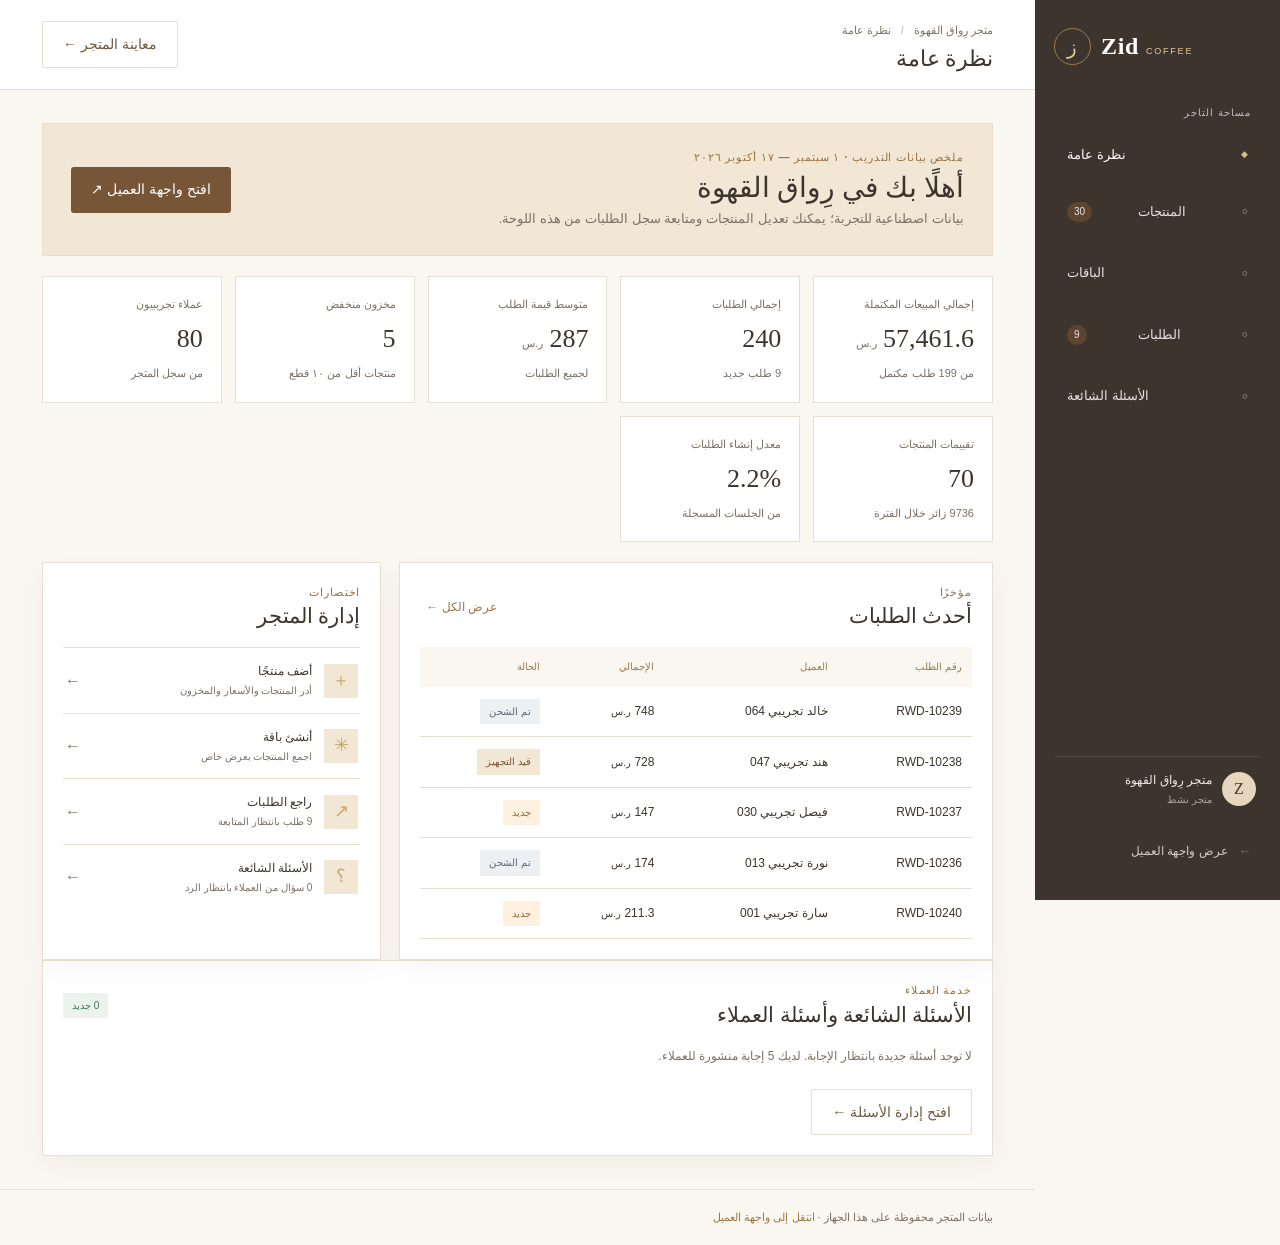
<file: merchant.template.html>
<!doctype html>
<html lang="ar" dir="rtl">
<head><meta charset="UTF-8"><meta name="viewport" content="width=device-width, initial-scale=1"><meta name="theme-color" content="#faf6f0"><meta name="description" content="إدارة رِواق القهوة"><title>Zid | إدارة رِواق القهوة</title><link rel="stylesheet" href="styles.css"></head>
<body data-page="merchant">
  <div class="merchant-layout"><aside class="merchant-sidebar"><a class="wordmark" href="merchant.html"><span class="brand-symbol">ز</span><span>Zid <small>COFFEE</small></span></a><div class="merchant-tag">مساحة التاجر</div><nav class="merchant-nav" aria-label="إدارة المتجر"><button class="merchant-tab active" data-view="dashboard">نظرة عامة</button><button class="merchant-tab" data-view="products">المنتجات <span id="product-count">0</span></button><button class="merchant-tab" data-view="bundles">الباقات</button><button class="merchant-tab" data-view="orders">الطلبات <span id="order-count">0</span></button><button class="merchant-tab" data-view="faqs">الأسئلة الشائعة</button></nav><div class="merchant-sidebar-bottom"><div class="store-profile"><span class="profile-mark">Z</span><span><strong>متجر رِواق القهوة</strong><small>متجر نشط</small></span></div><a href="index.html" class="view-store">← <span>عرض واجهة العميل</span></a></div></aside><main class="merchant-main"><header class="merchant-header"><button class="mobile-menu" id="mobile-menu" aria-label="القائمة">☰</button><div><small>متجر رِواق القهوة <b>/</b> <span id="crumb-current">نظرة عامة</span></small><h1 id="page-title">نظرة عامة</h1></div><a class="button button-outline" href="index.html">معاينة المتجر ←</a></header><section id="app-content" class="merchant-content"></section><footer class="merchant-footer">بيانات المتجر محفوظة على هذا الجهاز · <a href="index.html">انتقل إلى واجهة العميل</a></footer></main></div>
  <div class="toast" id="toast" role="status" aria-live="polite"></div><div class="modal-backdrop" id="modal-backdrop" hidden><section class="modal" role="dialog" aria-modal="true" aria-labelledby="modal-title"><button class="modal-close" id="modal-close" aria-label="إغلاق">×</button><div id="modal-content"></div></section></div><script src="data/store_complete.js"></script><script src="app.js"></script>
</body></html>
</file>
<file: styles.css>
:root{--ink:#3d352d;--muted:#7c7165;--paper:#faf6f0;--white:#fff;--line:#e8dfd1;--gold:#c9a66b;--gold-light:#f2e7d4;--green:#687b64;--shadow:0 14px 40px rgba(43,38,28,.07);font-family:"Tajawal","Noto Sans Arabic",Tahoma,Arial,sans-serif;color:var(--ink);background:var(--paper);font-synthesis:none}*{box-sizing:border-box}html{scroll-behavior:smooth}body{margin:0;background:var(--paper);font-size:15px;line-height:1.7}button,input,select,textarea{font:inherit}button,a{-webkit-tap-highlight-color:transparent}button{cursor:pointer}a{color:inherit;text-decoration:none}.store-header{height:78px;max-width:1320px;margin:auto;padding:0 36px;display:flex;align-items:center;justify-content:space-between;border-bottom:1px solid var(--line);background:rgba(250,248,244,.9)}.wordmark{display:inline-flex;align-items:center;gap:10px;font:600 27px Georgia,serif;letter-spacing:.03em;direction:ltr}.brand-symbol{display:grid;place-items:center;width:37px;height:37px;border:1px solid var(--gold);border-radius:50%;font:600 20px Tahoma;color:var(--gold);direction:rtl}.customer-nav{display:flex;gap:36px;color:#726e66;font-size:14px}.customer-nav a{padding:26px 0;border-bottom:2px solid transparent}.customer-nav a:hover,.customer-nav .active{color:var(--ink);border-color:var(--gold)}.cart-link{border:1px solid var(--line);border-radius:30px;padding:8px 16px}.cart-link span{display:inline-grid;place-items:center;min-width:22px;height:22px;margin-right:5px;background:var(--ink);color:white;border-radius:50%;font-size:12px}.customer-page{max-width:1320px;margin:auto;padding:0 36px}.customer-hero{min-height:450px;margin:30px 0 70px;padding:55px 7%;display:grid;grid-template-columns:1fr .9fr;align-items:center;background:#f3ebdf;position:relative;overflow:hidden}.hero-content{max-width:500px}.eyebrow{display:block;color:var(--gold);font-size:11px;font-weight:700;letter-spacing:.13em}.hero-content h1{font:500 clamp(42px,5vw,64px)/1.23 Georgia,"Times New Roman",serif;margin:15px 0 18px;letter-spacing:-.035em}.hero-content h1 em{font-weight:400;color:#8c7354}.hero-content>p{color:#6c695f;max-width:390px;font-size:16px;margin:0 0 25px}.button{border:0;min-height:46px;padding:10px 20px;display:inline-flex;align-items:center;justify-content:center;gap:24px;transition:transform .2s,box-shadow .2s,border-color .2s,background-color .2s,color .2s;border-radius:2px;font-size:14px}.button:hover:not(:disabled){transform:translateY(-1px);box-shadow:0 8px 18px #28241d20}.button:disabled{opacity:.45;cursor:not-allowed}.button-dark{background:#292820;color:white}.button-outline{border:1px solid var(--line);background:transparent;color:var(--ink)}.hero-proof{display:flex;gap:22px;margin-top:30px;color:#767268;font-size:12px}.hero-image{height:330px;position:relative;display:grid;place-items:center}.hero-image-card{width:min(330px,85%);height:290px;background:#ded5c5;position:relative;overflow:hidden}.hero-image-card img{width:100%;height:100%;object-fit:cover;mix-blend-mode:multiply;opacity:.86}.hero-image-card div{position:absolute;bottom:0;right:0;left:0;padding:30px 22px 18px;background:linear-gradient(transparent,#1c1b187e);color:white}.hero-image-card small,.hero-image-card strong{display:block}.hero-image-card small{font-size:11px;opacity:.85}.hero-image-card strong{font:22px Georgia,serif}.hero-stamp{position:absolute;left:8%;top:24px;border:1px solid #a9906b;color:#856d4b;padding:12px 9px;text-align:center;line-height:1.4;font-size:10px;letter-spacing:.12em;transform:rotate(-8deg)}.shop-section,.curated-section,.tracking-section{margin-bottom:82px}.section-title,.product-heading,.merchant-page-head{display:flex;align-items:end;justify-content:space-between;margin-bottom:25px}.section-title h2,.product-heading h2,.merchant-page-head h2{font:500 32px Georgia,"Times New Roman",serif;margin:4px 0}.section-title p,.merchant-page-head p{margin:4px 0;color:var(--muted)}.step-mark{color:#aaa49a;font:16px Georgia}.step-mark i{color:var(--gold);font-style:normal}.builder-layout{display:grid;grid-template-columns:minmax(0,1fr) 330px;gap:28px;align-items:start}.budget-panel,.cart-panel,.merchant-card{background:white;border:1px solid var(--line);box-shadow:0 5px 18px #38312308}.budget-panel{padding:22px 24px;margin-bottom:33px}.budget-head{display:flex;justify-content:space-between;align-items:center}.budget-head strong,.budget-head small{display:block}.budget-head small{color:var(--muted);font-size:12px}.budget-head output{font:22px Georgia;color:var(--gold)}input[type=range]{width:100%;accent-color:var(--gold);margin:23px 0 0;direction:rtl}.range-labels{display:flex;justify-content:space-between;font-size:11px;color:#a09c94}.recommendations{margin-top:12px;display:flex;align-items:center;gap:8px;flex-wrap:wrap;font-size:11px;color:var(--muted)}.recommendations button{border:1px solid var(--line);border-radius:20px;background:white;padding:5px 10px;font-size:11px;color:#625e55}.recommendations button b{color:var(--gold)}.recommendations.muted{opacity:.8}.product-heading{margin-bottom:13px}.product-heading h2{font-size:25px}.searchbox{display:flex;align-items:center;gap:8px;padding:8px 12px;border:1px solid var(--line);background:white;min-width:200px;color:#8d887f}.searchbox input{width:100%;border:0;outline:0;background:transparent;font-size:13px}.filters{display:flex;gap:8px;flex-wrap:wrap;margin-bottom:18px}.filter-chip{background:transparent;color:#777168;border:1px solid var(--line);border-radius:30px;padding:6px 13px;font-size:12px}.filter-chip.active,.filter-chip:hover{background:var(--ink);border-color:var(--ink);color:#fff}.product-grid{display:grid;grid-template-columns:repeat(3,minmax(0,1fr));gap:16px}.product-card{background:#fff;border:1px solid var(--line);transition:transform .2s,box-shadow .2s,border-color .2s,background-color .2s,color .2s}.product-card:hover{box-shadow:var(--shadow);transform:translateY(-2px)}.product-photo{height:190px;position:relative;background:#f1eee8;overflow:hidden}.product-photo>img{width:100%;height:100%;object-fit:cover;mix-blend-mode:multiply}.product-badge{position:absolute;top:11px;right:11px;background:#fffdf8ed;padding:4px 9px;font-size:10px;color:#786444}.quick-add{position:absolute;left:12px;bottom:12px;width:37px;height:37px;border:0;border-radius:50%;background:#fff;color:#343127;font-size:22px;box-shadow:0 3px 12px #0002}.quick-add:hover{background:var(--ink);color:#fff}.product-meta{padding:13px 15px 15px}.product-category{font-size:10px;color:var(--gold)}.product-meta h3{font-weight:500;font-size:14px;margin:3px 0 10px;min-height:24px}.product-bottom{display:flex;align-items:center;gap:9px}.product-bottom strong{font-weight:600}.product-bottom del{font-size:11px;color:#aaa49a}.product-bottom small{font-size:10px}.out-stock{color:#a44;font-size:11px}.cart-panel{position:sticky;top:18px;padding:20px}.cart-panel-head{display:flex;justify-content:space-between;align-items:center;border-bottom:1px solid var(--line);padding-bottom:15px}.cart-panel-head h3{font:22px Georgia;margin:2px 0}.cart-count{font-size:11px;color:var(--muted)}.cart-items{max-height:330px;overflow:auto}.cart-row{display:flex;align-items:center;gap:9px;padding:14px 0;border-bottom:1px solid #f0e9dd}.cart-row>img{width:46px;height:48px;object-fit:cover;background:#f0e9dd}.cart-info{min-width:0;flex:1}.cart-info strong,.cart-info small{display:block}.cart-info strong{font-size:11px;font-weight:600;line-height:1.5}.cart-info small{font-size:11px;color:var(--muted)}.quantity{display:flex;align-items:center;gap:6px;font-size:12px}.quantity button,.stock-stepper button{border:1px solid var(--line);background:white;width:24px;height:24px;color:#625d53}.cart-empty{padding:44px 12px;display:grid;justify-items:center;color:var(--muted);gap:5px}.cart-empty span{font-size:25px;color:var(--gold)}.cart-empty strong{color:var(--ink);font-size:14px}.cart-empty small{font-size:11px}.cart-summary{padding-top:12px}.cart-summary>div:not(.budget-progress){display:flex;justify-content:space-between;margin:8px 0;font-size:12px}.cart-summary strong{font-weight:600}.saving-line{color:var(--green)}.cart-total{padding-top:11px;border-top:1px solid var(--line);font-size:15px!important}.cart-total strong{font-size:19px}.budget-progress{height:4px;background:#eee9e0;margin:14px 0 5px}.budget-progress span{display:block;height:100%;background:var(--gold);transition:width .2s}.budget-hint{display:block;color:var(--muted);font-size:10px;margin-bottom:12px}.checkout-button{width:100%}.text-button{display:block;margin:10px auto 4px;border:0;background:transparent;color:#777168;font-size:11px}.text-button:disabled{opacity:.3}.secure-note{display:block;text-align:center;color:#aaa49a;font-size:10px;margin-top:13px}.curated-grid{display:grid;grid-template-columns:repeat(3,1fr);gap:17px}.curated-card{background:white;border:1px solid var(--line);padding:16px}.curated-photos{height:130px;display:flex;background:#f0ede7;overflow:hidden;margin-bottom:14px}.curated-photos img{width:33.333%;height:100%;object-fit:cover;mix-blend-mode:multiply;border-left:1px solid #fff8}.curated-card h3,.merchant-bundle h3{font:20px Georgia;margin:5px 0}.curated-card p,.merchant-bundle p{font-size:12px;color:var(--muted);margin:0 0 13px}.curated-bottom{display:flex;align-items:center;gap:10px}.curated-bottom>strong{font-size:14px}.curated-bottom>span{font-size:10px;color:var(--green);margin-left:auto}.curated-bottom button{width:32px;height:32px;border:0;background:var(--ink);color:white;font-size:20px}.tracking-section{padding-bottom:45px}.orders-empty,.empty-state{padding:32px;text-align:center;background:white;border:1px dashed var(--line);color:var(--muted);font-size:13px}.customer-orders{display:grid;grid-template-columns:repeat(2,1fr);gap:13px}.customer-order{padding:18px;background:white;border:1px solid var(--line)}.order-top,.order-bottom{display:flex;justify-content:space-between;align-items:center}.order-top small,.order-top strong{display:block}.order-top small{font-size:10px;color:var(--muted)}.order-items{font-size:12px;color:#6d695f;padding:15px 0;border-bottom:1px solid var(--line)}.order-bottom{padding:11px 0;font-size:12px}.order-progress{display:flex;gap:4px}.order-progress i{height:3px;background:#e8e3d9;flex:1}.order-progress i.on{background:var(--gold)}.status{display:inline-block;padding:4px 9px;background:#f3eee4;color:#826b49;font-size:10px;white-space:nowrap}.status.new{background:#f7eee0;color:#9b7439}.status.processing{background:#eef1e9;color:#657859}.status.shipped{background:#edf1f1;color:#5b7777}.status.complete{background:#edf3ec;color:#53744f}.status.low{background:#faece8;color:#a65848}.store-footer{max-width:1320px;margin:auto;padding:25px 36px;border-top:1px solid var(--line);display:flex;justify-content:space-between;align-items:center;color:var(--muted);font-size:11px}.store-footer .wordmark{font-size:20px;color:var(--ink)}.store-footer .brand-symbol{width:30px;height:30px;font-size:16px}.merchant-layout{min-height:100vh;display:grid;grid-template-columns:245px 1fr}.merchant-sidebar{background:#292820;color:#eeece5;padding:28px 19px;display:flex;flex-direction:column;position:sticky;top:0;height:100vh}.merchant-sidebar .wordmark{font-size:24px;color:white}.merchant-sidebar .brand-symbol{color:#ddc496;border-color:#89744e}.merchant-tag{margin:39px 10px 10px;font-size:10px;letter-spacing:.1em;color:#aaa69c}.merchant-nav{display:grid;gap:6px}.merchant-tab{border:0;background:transparent;text-align:right;color:#d0cdc5;padding:12px 13px;font-size:13px;display:flex;justify-content:space-between;align-items:center}.merchant-tab:before{content:'◦';color:#968b73;font-size:18px;margin-left:10px}.merchant-tab.active,.merchant-tab:hover{background:#3a3931;color:#fff}.merchant-tab.active:before{content:'◆';font-size:9px;color:#d9bd8f}.merchant-tab span{background:#46453d;border-radius:12px;padding:1px 7px;font-size:10px}.merchant-sidebar-bottom{margin-top:auto}.store-profile{display:flex;gap:10px;align-items:center;padding:13px 5px;border-top:1px solid #48473f}.profile-mark{display:grid;place-items:center;width:34px;height:34px;background:#d7c39d;color:#302e26;border-radius:50%;font:16px Georgia}.store-profile strong,.store-profile small{display:block}.store-profile strong{font-size:12px}.store-profile small{font-size:10px;color:#aaa69c}.view-store{display:block;margin-top:10px;padding:10px;color:#d9bd8f;font-size:12px}.view-store span{color:#d0cdc5;margin-right:8px}.merchant-main{min-width:0}.merchant-header{height:90px;background:white;border-bottom:1px solid var(--line);display:flex;align-items:center;justify-content:space-between;padding:0 42px}.merchant-header small{font-size:11px;color:var(--muted)}.merchant-header small b{padding:0 7px;color:#ccc}.merchant-header h1{font:22px Georgia;margin:3px 0}.merchant-content{max-width:1400px;margin:0 auto;padding:33px 42px}.merchant-footer{border-top:1px solid var(--line);padding:18px 42px;color:var(--muted);font-size:10px}.merchant-footer a{color:var(--gold)}.merchant-welcome{display:flex;justify-content:space-between;align-items:center;padding:24px 28px;background:#f3ebdf;margin-bottom:20px}.merchant-welcome h2{font:28px Georgia;margin:4px 0}.merchant-welcome p{margin:0;color:var(--muted);font-size:13px}.stats-grid{display:grid;grid-template-columns:repeat(auto-fit,minmax(150px,1fr));gap:13px;margin-bottom:20px}.stat-card{background:white;border:1px solid var(--line);padding:18px}.stat-card small,.stat-card span{display:block;color:var(--muted);font-size:11px}.stat-card strong{font:26px Georgia;display:block;margin:10px 0}.stat-card strong small{display:inline}.merchant-dashboard-grid{display:grid;grid-template-columns:1.4fr .8fr;gap:18px}.merchant-card{padding:20px;min-width:0}.card-heading{display:flex;align-items:center;justify-content:space-between;margin-bottom:16px}.card-heading h3{font:21px Georgia;margin:2px 0}.link-button{border:0;background:transparent;color:var(--gold);font-size:12px}.shortcut-list{display:grid}.shortcut-list button{display:flex;align-items:center;gap:12px;text-align:right;padding:13px 2px;border:0;border-top:1px solid var(--line);background:white;color:var(--muted)}.shortcut-list button>b{width:34px;height:34px;display:grid;place-items:center;background:var(--gold-light);color:var(--gold);font-size:18px}.shortcut-list button span{flex:1}.shortcut-list button strong,.shortcut-list button small{display:block}.shortcut-list button strong{font-size:12px;color:var(--ink)}.shortcut-list button small{font-size:10px}.merchant-page-head{align-items:center;margin-bottom:21px}.merchant-page-head h2{margin-top:3px}.merchant-page-head p{font-size:13px}.table-wrap{width:100%;overflow:auto}.data-table{width:100%;border-collapse:collapse;text-align:right;white-space:nowrap;font-size:12px}.data-table th{background:#faf9f6;color:#8b877e;font-size:10px;font-weight:500;padding:11px 10px}.data-table td{border-bottom:1px solid #f0e9dd;padding:12px 10px}.table-product{display:flex;align-items:center;gap:10px;min-width:185px}.table-product img{width:40px;height:40px;object-fit:cover;background:#f0e9dd}.table-product strong,.table-product small{display:block}.table-product strong{font-weight:500}.table-product small,.subcell{font-size:10px;color:var(--muted);display:block}.stock-stepper{display:flex;align-items:center;gap:9px}.stock-stepper button{border-radius:50%}.table-action{border:0;background:transparent;color:#99784b;font-size:11px}.status-select{border:1px solid var(--line);background:#fff;padding:6px 9px;color:var(--ink);font-size:11px}.merchant-bundle-grid{display:grid;grid-template-columns:repeat(3,1fr);gap:15px}.merchant-bundle{padding:16px}.bundle-price-row{display:flex;gap:10px;align-items:center;margin:12px 0}.bundle-price-row strong{font-size:14px}.bundle-price-row del,.bundle-price-row span{font-size:10px;color:var(--muted)}.bundle-price-row span{color:var(--green);margin-right:auto}.mobile-menu{display:none}.toast{position:fixed;bottom:24px;right:50%;transform:translate(50%,18px);background:#292820;color:#fff;padding:12px 20px;box-shadow:var(--shadow);opacity:0;pointer-events:none;transition:transform .25s,opacity .25s,visibility .25s;z-index:20;font-size:13px}.toast.show{opacity:1;transform:translate(50%,0)}.modal-backdrop{position:fixed;inset:0;background:#1d1b17a6;display:grid;place-items:center;padding:18px;z-index:30}.modal-backdrop[hidden]{display:none}.modal{background:white;width:min(540px,100%);max-height:90vh;overflow:auto;padding:30px;position:relative;box-shadow:0 25px 80px #0003}.modal h2{font:26px Georgia;margin:0 0 5px}.modal-subtitle{color:var(--muted);font-size:12px;margin:0 0 22px}.modal-close{position:absolute;left:14px;top:12px;border:0;background:transparent;font-size:25px;color:#777}.field{display:block;margin:13px 0;color:#555149;font-size:12px}.field input,.field select,.field textarea{display:block;margin-top:6px;width:100%;border:1px solid var(--line);padding:10px 11px;background:#fff;color:var(--ink);outline-color:#baa176}.field select[multiple]{height:135px}.field small{display:block;color:var(--muted);font-size:10px}.form-grid{display:grid;grid-template-columns:1fr 1fr;gap:0 13px}.field.full{grid-column:1/-1}.form-error{color:#b34132;font-size:12px;min-height:8px}.modal-actions{display:flex;gap:8px;flex-wrap:wrap;margin-top:18px}.button-danger{background:#a84538;color:white}.checkout-total{display:flex;justify-content:space-between;padding:14px 0;border-top:1px solid var(--line);font-size:13px}.checkout-total strong{font-size:17px}.detail-address{padding:12px;background:#faf8f4;font-size:12px;color:#625e55}.detail-lines>div{display:flex;justify-content:space-between;padding:10px 0;border-bottom:1px solid var(--line);font-size:12px}
@media(max-width:1050px){.customer-page{padding:0 24px}.product-grid{grid-template-columns:repeat(2,minmax(0,1fr))}.builder-layout{grid-template-columns:minmax(0,1fr) 300px;gap:18px}.merchant-content{padding:28px 25px}.merchant-header{padding:0 25px}.merchant-layout{grid-template-columns:220px 1fr}.stats-grid{grid-template-columns:repeat(2,1fr)}}
@media(max-width:720px){.store-header{height:65px;padding:0 17px}.customer-nav{gap:13px;font-size:11px}.customer-nav a{padding:20px 0}.wordmark{font-size:23px}.brand-symbol{width:32px;height:32px}.cart-link{font-size:11px;padding:5px 9px}.customer-page{padding:0 15px}.customer-hero{margin:14px 0 43px;min-height:0;padding:35px 22px 22px;grid-template-columns:1fr}.hero-content h1{font-size:43px}.hero-content>p{font-size:14px}.hero-image{height:210px;margin-top:15px}.hero-image-card{height:195px;width:65%}.hero-stamp{left:12%;top:14px}.hero-proof{font-size:10px;gap:13px}.section-title h2{font-size:28px}.builder-layout{grid-template-columns:1fr}.shop-main{display:contents}.budget-panel{order:0}.product-heading{order:1}.filters{order:2}.product-grid{order:3;grid-template-columns:repeat(2,minmax(0,1fr));gap:10px}.cart-panel{order:4;position:static}.builder-layout{display:flex;flex-direction:column}.budget-panel,.cart-panel{width:100%}.product-heading{width:100%;align-items:start;gap:10px;flex-direction:column}.searchbox{width:100%}.product-photo{height:155px}.product-meta{padding:10px}.product-meta h3{font-size:12px}.curated-grid{grid-template-columns:1fr}.curated-card{display:grid;grid-template-columns:125px 1fr;gap:13px}.curated-photos{height:100%;min-height:120px;margin:0}.curated-photos img{width:100%;display:none}.curated-photos img:first-child{display:block}.curated-card h3{font-size:17px}.customer-orders{grid-template-columns:1fr}.store-footer{padding:18px 15px;gap:10px;flex-wrap:wrap;font-size:10px}.store-footer>span:nth-child(2){display:none}.merchant-layout{display:block}.merchant-sidebar{position:fixed;z-index:15;right:0;top:0;bottom:0;height:100vh;width:255px;transform:translateX(105%);transition:transform .25s,opacity .25s,visibility .25s;box-shadow:0 0 0 999px #0000;visibility:hidden}.merchant-sidebar.mobile-open{transform:translateX(0);visibility:visible;box-shadow:0 0 0 999px #0006}.merchant-header{height:76px;padding:0 15px;gap:10px}.merchant-header .button{min-height:38px;padding:7px 9px;font-size:11px;gap:5px}.merchant-header h1{font-size:18px}.merchant-header small{font-size:9px}.mobile-menu{display:block;border:1px solid var(--line);background:white;width:36px;height:36px}.merchant-content{padding:22px 14px}.merchant-welcome{padding:18px;gap:10px;align-items:start;flex-direction:column}.merchant-welcome h2{font-size:24px}.merchant-welcome .button{min-height:38px}.stats-grid{gap:8px}.stat-card{padding:12px}.stat-card strong{font-size:21px}.merchant-dashboard-grid{grid-template-columns:1fr}.merchant-page-head{align-items:start;gap:13px;flex-direction:column}.merchant-page-head>.button{align-self:stretch}.merchant-card{padding:13px}.merchant-bundle-grid{grid-template-columns:1fr}.merchant-footer{padding:16px}.form-grid{grid-template-columns:1fr}.field.full{grid-column:auto}.modal{padding:25px 20px}.cart-row{gap:7px}.quantity{gap:4px}}
@media(max-width:390px){.customer-nav{gap:8px}.customer-nav a{font-size:10px}.product-photo{height:130px}.product-bottom{gap:5px}.product-bottom strong{font-size:11px}.hero-content h1{font-size:37px}}
@media(max-width:720px){html,body{overflow-x:hidden}.product-card,.curated-card,.curated-card>div,.merchant-layout,.merchant-main,.merchant-content,.merchant-card,.merchant-dashboard-grid>*{min-width:0}.curated-bottom{flex-wrap:wrap}.merchant-layout{overflow:hidden}.merchant-dashboard-grid{min-width:0}.merchant-dashboard-grid>*{overflow:hidden}.stats-grid{min-width:0}.stat-card{overflow:hidden}.merchant-page-head>*{max-width:100%}}

/* Zid Beauty — editorial blush skin-care storefront */
:root{--ink:#3d352d;--muted:#7c7165;--paper:#faf6f0;--white:#fff;--line:#e8dfd1;--gold:#c9a66b;--gold-light:#f2e7d4;--green:#687b64;--shadow:0 14px 40px rgba(43,38,28,.07);font-family:"Noto Sans Arabic","Noto Sans",Tahoma,Arial,sans-serif;color:var(--ink);background:var(--paper)}
body{background:var(--paper);font-size:16px;line-height:1.75;color:var(--ink)}
.promo-bar{height:32px;background:#f2e7d4;color:#6e5941;display:flex;align-items:center;justify-content:center;gap:34px;font-size:10px;letter-spacing:.025em}.promo-bar b{font-weight:600;color:#775638}
.store-header{height:78px;max-width:none;padding:0 max(36px,calc((100vw - 1360px)/2));background:#fff;border-color:#f3ebdf;position:sticky;top:0;z-index:10}.wordmark{color:#3d352d;font-family:Georgia,"Times New Roman",serif;font-size:26px}.wordmark small{font:500 9px "Noto Sans Arabic",Tahoma,sans-serif;letter-spacing:.2em;color:#a76b7d;display:inline-block;margin-right:5px}.brand-symbol{color:#775638;border-color:#c9a66b}.customer-nav{gap:32px;color:#6e5941}.customer-nav a{padding:24px 0;font-size:13px}.customer-nav .active,.customer-nav a:hover{color:#775638;border-color:#c9a66b}.cart-link{border-radius:999px;border-color:#e8dfd1;color:#59434b;padding:7px 14px}.cart-link span{background:#957447;color:white}
.customer-page{max-width:1360px;padding:0 38px}.customer-hero{min-height:460px;margin:26px 0 72px;padding:50px 7%;background:linear-gradient(110deg,#f2e7d4,#f3ebdf 56%,#f2e7d4);border:1px solid #f2e7d4;grid-template-columns:1fr 1.05fr}.hero-content{max-width:510px}.hero-content .eyebrow{font-size:11px;color:#775638;letter-spacing:.08em}.hero-content h1{font-family:"Noto Naskh Arabic",Georgia,serif;font-weight:500;font-size:clamp(43px,5.1vw,67px);line-height:1.28;color:#3d352d;letter-spacing:0;margin:16px 0 13px}.hero-content h1 em{font-style:normal;color:#8c7354}.hero-content>p{font-size:16px;line-height:1.9;color:#6e5941;max-width:440px}.hero-content .button{min-height:50px;padding-inline:22px}.hero-proof{color:#6e5941;font-size:12px;gap:19px}.hero-image{height:355px}.hero-image-card{height:340px;width:min(440px,100%);background:#e8dfd1;box-shadow:0 18px 40px rgba(61,53,45,.13)}.hero-image-card img{mix-blend-mode:normal;object-fit:cover;object-position:42% center}.hero-image-card div{padding:42px 20px 17px;background:linear-gradient(transparent,#3d352d6b)}.hero-stamp{color:#775638;border-color:#c9a66b;background:#fffdf9cc;left:2%;top:24px}
.eyebrow{color:#957447;letter-spacing:.08em}.button-dark{background:#775638;color:#fff;border-radius:3px}.button-dark:hover:not(:disabled){background:#5c4630;box-shadow:0 8px 20px rgba(61,53,45,.22)}.button-outline{border-color:#e8dfd1;color:#6e5941}.button-danger{background:#775638}.section-title h2,.product-heading h2,.merchant-page-head h2{font-family:"Noto Naskh Arabic",Georgia,serif;color:#3d352d}.section-title h2{font-size:34px}.section-title p,.merchant-page-head p{font-size:14px}.step-mark{color:#b5a0a7}.step-mark i{color:#775638}.budget-panel,.cart-panel,.merchant-card{border-color:#e8dfd1;box-shadow:0 9px 26px rgba(61,53,45,.045)}.budget-panel{padding:24px 26px}.budget-head output{color:#775638}.budget-head strong{font-size:16px}.budget-head small{font-size:12px}.budget-head output{font-family:"Noto Sans Arabic",Tahoma,sans-serif;font-size:20px;font-weight:600}.range-labels,.cart-count{font-size:12px}.recommendations button{border-color:#e8dfd1;color:#6e5941;background:#fffdf9;min-height:34px}.recommendations button b{color:#775638}.product-heading h2{font-size:27px}.searchbox{border-color:#e8dfd1;border-radius:3px;min-height:42px}.searchbox input{font-size:14px}.filter-chip{border-color:#e8dfd1;border-radius:999px;color:#6e5941;padding:7px 14px;font-size:12px;min-height:36px}.filter-chip.active,.filter-chip:hover{background:#775638;border-color:#775638;color:white}.product-grid{gap:18px}.product-card{border-color:#e8dfd1;border-radius:2px;background:#fff;box-shadow:0 3px 12px rgba(61,53,45,.025)}.product-card:hover{box-shadow:0 16px 36px rgba(61,53,45,.13);transform:translateY(-3px)}.product-photo{height:230px;background:#f2e7d4}.product-meta{padding:15px 16px 17px}.product-meta h3{font-size:15px;line-height:1.6;min-height:28px;margin:5px 0 10px}.product-category{font-size:11px;color:#775638}.product-bottom strong{font-size:15px;color:#3d352d}.product-bottom del{font-size:12px;color:#a29398}.product-badge{color:#775638;background:#fffdf9;padding:5px 11px;font-size:10px;border:1px solid #e8dfd1}.quick-add{width:42px;height:42px;background:#fff;border:1px solid #e8dfd1;color:#775638;box-shadow:0 4px 14px rgba(61,53,45,.12);font-size:24px}.quick-add:hover{background:#775638;color:#fff}.product-art{position:relative;display:block;overflow:hidden;background:#f4ebdc;flex:none}.product-art img{position:absolute;top:0;left:0;width:400%;height:200%;max-width:none;object-fit:fill;mix-blend-mode:normal}.product-photo>.product-art{width:100%;height:100%}.cart-row>.product-art{width:48px;height:50px}.table-product>.product-art{width:42px;height:42px}.curated-photos{background:#f3ebdf;gap:2px}.curated-photos>.product-art{width:33.333%;height:100%;border-left:1px solid #fff}.curated-card{border-color:#e8dfd1;padding:17px}.curated-card h3,.merchant-bundle h3{font:500 20px "Noto Naskh Arabic",Georgia,serif}.curated-card p,.merchant-bundle p{font-size:13px;line-height:1.7}.curated-bottom>span{color:#68816e;font-size:11px}.curated-bottom button{background:#775638;border-radius:50%;width:36px;height:36px}.curated-section{background:#f7f1e7;padding:35px 32px 38px;margin-inline:-32px}.curated-section .section-title{margin-bottom:18px}.cart-panel{border-top:3px solid #c9a66b}.cart-panel-head{border-color:#e8dfd1}.cart-panel-head h3{font:500 24px "Noto Naskh Arabic",Georgia,serif}.cart-empty span{color:#9b7847}.saving-line{color:#65806d}.cart-total strong{color:#775638}.budget-progress{background:#f2e7d4}.budget-progress span{background:#957447}.secure-note{font-size:11px}.status.new{background:#fff1df;color:#966836}.status.processing{background:#f2e7d4;color:#775638}.status.shipped{background:#edf0f3;color:#5c6877}.status.complete{background:#eaf3ec;color:#4e7558}.status.low{background:#f6e8df;color:#9a5544}.customer-order{border-color:#e8dfd1;border-radius:2px}.orders-empty,.empty-state{border-color:#e8dfd1;background:#fff;line-height:1.8}.store-footer{border-color:#e8dfd1}.store-footer .wordmark{font-size:22px}.store-footer .brand-symbol{color:#775638;border-color:#c9a66b}
.merchant-sidebar{background:#3d352d}.merchant-sidebar .brand-symbol{color:#e1c89e;border-color:#997b51}.merchant-sidebar .wordmark small{color:#e1c89e}.merchant-tag{color:#d0b8c1}.merchant-tab{color:#eadfe3;min-height:46px}.merchant-tab.active,.merchant-tab:hover{background:#3d352d;color:#fff}.merchant-tab.active:before{color:#d9bd8f}.merchant-tab span{background:#5c4630}.profile-mark{background:#e5d6bd;color:#3d352d}.view-store,.merchant-footer a,.link-button{color:#9b7847}.merchant-header,.card-heading .searchbox{background:#fff}.merchant-header{border-color:#e8dfd1}.merchant-welcome{background:#f2e7d4;border:1px solid #e8dfd1}.merchant-welcome h2{font-family:"Noto Naskh Arabic",Georgia,serif}.stat-card{border-color:#e8dfd1}.stat-card strong{color:#3d352d}.merchant-card{background:#fff}.merchant-bundle-grid .curated-photos{margin-bottom:17px}.data-table th{background:#faf6f0;color:#997b51}.data-table td{border-color:#e8dfd1}.table-action{color:#775638}.stock-stepper button{border-radius:50%;color:#775638;border-color:#e8dfd1}.status-select{border-radius:3px;border-color:#e8dfd1}.merchant-footer{border-color:#e8dfd1}
:focus-visible{outline:3px solid #c9a66b;outline-offset:2px}.button:focus-visible,.quick-add:focus-visible,.filter-chip:focus-visible{outline:3px solid #c9a66b;outline-offset:3px}
@media(max-width:720px){.promo-bar{height:28px;gap:0;font-size:9px}.promo-bar span{display:none}.store-header{height:66px;padding-inline:14px}.store-header .wordmark{font-size:22px}.store-header .wordmark small{font-size:7px}.customer-nav{gap:12px}.customer-nav a{font-size:10px}.cart-link{font-size:10px}.customer-page{padding-inline:14px}.customer-hero{margin:14px 0 44px;padding:29px 20px 20px;background:linear-gradient(150deg,#f2e7d4,#f7f1e7);grid-template-columns:1fr}.hero-content h1{font-size:43px}.hero-content>p{font-size:14px}.hero-image{height:235px;margin-top:17px}.hero-image-card{width:80%;height:215px}.hero-stamp{left:3%;top:9px}.hero-proof{font-size:10px}.section-title h2{font-size:29px}.budget-panel{padding:18px}.product-grid{gap:10px}.product-photo{height:160px}.product-meta{padding:11px}.product-meta h3{font-size:12px}.product-bottom strong{font-size:13px}.curated-section{padding:28px 15px;margin-inline:-14px}.curated-card{grid-template-columns:112px minmax(0,1fr);gap:12px}.curated-card .curated-photos{min-height:120px}.curated-bottom{gap:7px}.curated-bottom>strong{font-size:12px}.cart-panel{border-top-width:3px}.merchant-sidebar{background:#3d352d}}
@media(max-width:390px){.customer-nav{gap:8px}.customer-nav a{font-size:9px}.store-header .wordmark{font-size:20px}.product-photo{height:140px}}
@media(prefers-reduced-motion:reduce){*,*::before,*::after{scroll-behavior:auto!important;animation-duration:.01ms!important;transition-duration:.01ms!important}}
.skip-link{position:fixed;top:8px;right:8px;z-index:50;padding:10px 14px;background:#3d352d;color:#fff;transform:translateY(-150%)}.skip-link:focus{transform:translateY(0)}
#builder,#track,#curated{scroll-margin-top:92px}.hero-image-card img{width:100%;height:100%}.product-art img{width:400%;height:200%;max-width:none}.product-photo>.product-art,.cart-row>.product-art,.table-product>.product-art,.curated-photos>.product-art{overflow:hidden}

.product-photo{height:auto!important;aspect-ratio:1/1}.product-photo>.product-art{position:absolute;inset:0}.curated-card>.curated-photos{aspect-ratio:3/1;height:auto;min-height:0}.merchant-bundle .curated-photos{aspect-ratio:3/1;height:auto;min-height:0}@media(max-width:720px){.curated-card .curated-photos{height:112px;aspect-ratio:auto}.curated-card .curated-photos>.product-art:not(:first-child){display:none}.curated-card .curated-photos>.product-art:first-child{width:100%}}
.bundle-savings{display:flex;justify-content:space-between;padding:10px 0;color:#617e67;font-size:12px}

.bundle-saving-line{display:flex;justify-content:space-between;margin:8px 0;color:#775638;font-size:12px}.bundle-saving-line strong{font-weight:600}
.quick-add{width:44px;height:44px}.filter-chip{min-height:44px}.modal{overscroll-behavior:contain}.budget-progress span{transition:none}.searchbox input{min-height:36px}.status-select{min-height:40px}

.curated-section .section-title h2{color:#3d352d}.customer-nav a:hover,.cart-link:hover{color:#775638}.merchant-footer{font-size:11px}

.product-description{font-size:12px;line-height:1.5;color:var(--muted);margin:5px 0 8px;min-height:36px}.product-rating{display:block;color:#9a7137;font-size:11px;margin:3px 0 8px}.status.cancelled{background:#f3e3dc;color:#994c37}

/* Bundle profitability and stock planning */
.bundle-product-picker{border:1px solid var(--line,#e8ded5);border-radius:16px;padding:12px;margin:14px 0;max-height:280px;overflow:auto;background:#fffdf9}.bundle-product-picker legend{padding:0 7px;font-weight:700}.bundle-product-picker legend small{font-weight:400;color:#82776d;margin-inline-start:8px}.bundle-picker-row{display:flex;align-items:center;gap:12px;padding:10px 4px;border-bottom:1px solid #f0eae4;cursor:pointer}.bundle-picker-row:last-child{border:0}.bundle-picker-row>input{accent-color:#765340;width:18px;height:18px;flex:0 0 auto}.bundle-picker-name{flex:1;font-weight:600}.bundle-picker-name small{display:block;font-size:12px;color:#84796f;font-weight:400;margin-top:4px}.bundle-qty-wrap{display:flex;align-items:center;gap:7px;font-size:12px;color:#766b61}.bundle-qty{width:64px;padding:8px;border:1px solid #e7ded6;border-radius:9px;background:white}.bundle-qty:disabled{opacity:.4}.bundle-calculator{background:#faf4ed;border:1px solid #eee1d4;border-radius:14px;padding:12px;margin:12px 0;color:#81756a}.bundle-economics{display:grid;grid-template-columns:repeat(2,minmax(0,1fr));gap:9px;margin:12px 0}.bundle-economics>div{background:#faf6f1;border:1px solid #eee7df;border-radius:12px;padding:10px}.bundle-economics small{display:block;color:#897e74;font-size:11px;margin-bottom:4px}.bundle-economics strong{font-size:14px}.profit-positive{color:#397553!important}.profit-negative{color:#ba5147!important}.bundle-warning{font-size:12px;color:#a7463c;background:#fff1ed;border-radius:9px;padding:9px}.bundle-calc-hint{display:block;margin-top:9px;color:#806d5e}.bundle-includes{display:grid;gap:4px;color:#81776d;font-size:12px;margin:8px 0}.merchant-bundle .bundle-economics{grid-template-columns:repeat(2,minmax(0,1fr))}.merchant-bundle .curated-photos{margin-bottom:12px}
@media(max-width:600px){.bundle-picker-row{align-items:flex-start}.bundle-picker-name{font-size:13px}.bundle-picker-name small{max-width:190px}.bundle-economics{gap:6px}.bundle-economics>div{padding:8px}.bundle-economics strong{font-size:12px}}

/* FAQ maker */
.faq-section{margin:0 0 82px}.faq-list{display:grid;gap:10px}.faq-item{background:#fff;border:1px solid var(--line);padding:0 18px}.faq-item summary{list-style:none;cursor:pointer;display:flex;align-items:center;justify-content:space-between;gap:12px;padding:16px 0;font-weight:700}.faq-item summary::-webkit-details-marker{display:none}.faq-item summary span{color:var(--gold);font-size:20px}.faq-item[open] summary span{transform:rotate(45deg)}.faq-item summary small{margin-inline-start:auto;color:var(--muted);font-weight:400}.faq-item p{margin:0;padding:0 0 18px;color:#6f665e;max-width:850px}.faq-note{display:grid;gap:3px;padding:16px 18px;margin-bottom:18px;background:#f2e7d4;border:1px solid var(--line);color:#66533e}.faq-note span{color:#786e63;font-size:13px}.faq-stats{display:grid;grid-template-columns:repeat(3,minmax(0,1fr));gap:12px;margin-bottom:18px}.faq-stats article{background:#fff;border:1px solid var(--line);padding:14px 17px}.faq-stats small,.faq-stats strong{display:block}.faq-stats small{color:var(--muted)}.faq-stats strong{font-size:24px;color:var(--ink)}.faq-generator,.faq-manager{margin-bottom:18px}.faq-insights{display:grid;gap:4px}.faq-insight{display:flex;align-items:center;justify-content:space-between;gap:14px;border-bottom:1px solid #f0eae4;padding:12px 2px}.faq-insight:last-child{border:0}.faq-insight strong,.faq-insight small{display:block}.faq-insight small{color:var(--muted);font-size:12px}.faq-product-generator{display:grid;grid-template-columns:minmax(240px,1fr) auto;gap:10px 16px;align-items:end}.faq-product-generator .field{margin:0}.faq-product-info{grid-column:1/-1;color:var(--muted);font-size:13px;background:#faf6f0;padding:10px 12px}.faq-admin-list{display:grid;gap:10px}.faq-admin-item{padding:16px;border:1px solid #eee7df;background:#fff}.faq-admin-head,.faq-admin-actions{display:flex;align-items:center;justify-content:space-between;gap:10px}.faq-admin-head small{font-size:11px;color:var(--muted)}.faq-admin-item h4{margin:12px 0 5px;font-size:17px}.faq-admin-item>p{margin:0 0 12px;color:#756b61;white-space:pre-line}.faq-admin-actions{justify-content:flex-start;flex-wrap:wrap}.faq-product-tag{font-size:11px;color:#775638;background:#f5eee5;padding:3px 8px;border-radius:20px}.faq-delete{color:#a54e42}.faq-admin-actions button:disabled{opacity:.45;cursor:not-allowed}.faq-section .section-title{align-items:end}
@media(max-width:720px){.faq-section .section-title{align-items:flex-start;gap:12px;flex-direction:column}.faq-stats{gap:7px}.faq-stats article{padding:10px}.faq-stats small{font-size:11px}.faq-stats strong{font-size:20px}.faq-product-generator{grid-template-columns:1fr}.faq-product-info{grid-column:auto}.faq-insight{align-items:flex-start;flex-direction:column}.faq-admin-head{align-items:flex-start;flex-direction:column}.faq-admin-actions{gap:6px}}
.customer-question-form{display:grid;grid-template-columns:minmax(200px,.8fr) minmax(260px,1.2fr) auto;align-items:center;gap:16px;margin-top:26px;padding:22px;background:#f3ebdf;border:1px solid var(--line)}.customer-question-form h3{margin:3px 0;font:500 23px Georgia,"Times New Roman",serif}.customer-question-form p{margin:2px 0;color:var(--muted);font-size:13px}.customer-question-form .field{margin:0}.customer-question-form textarea{width:100%;min-height:86px;resize:vertical;border:1px solid var(--line);background:#fff;padding:11px 13px}.customer-question-form>small{grid-column:2/-1;color:#397553}.faq-inbox .faq-insight{align-items:center}.faq-inbox .faq-insight>div{min-width:0}.faq-inbox .faq-insight strong{overflow-wrap:anywhere}.sr-only{position:absolute;width:1px;height:1px;padding:0;margin:-1px;overflow:hidden;clip:rect(0,0,0,0);white-space:nowrap;border:0}
@media(max-width:720px){.customer-question-form{grid-template-columns:1fr;gap:10px;padding:16px}.customer-question-form>small{grid-column:auto}.customer-question-form .button{width:100%}.faq-inbox .faq-insight{align-items:flex-start}}
.faq-dashboard-card{grid-column:1/-1}.faq-dashboard-preview{display:grid;gap:8px;margin:12px 0}.faq-dashboard-preview>div{display:flex;justify-content:space-between;gap:14px;padding:10px 12px;background:#faf6f0;border:1px solid var(--line)}.faq-dashboard-preview strong{font-size:13px}.faq-dashboard-preview small,.faq-dashboard-empty{color:var(--muted);font-size:12px}.faq-dashboard-card>.button{margin-top:10px}
.bundle-suggestion-panel{margin-bottom:28px;background:linear-gradient(135deg,#fff 0%,#fcf8f1 100%)}.bundle-suggestion-heading{display:flex;align-items:center;justify-content:space-between;gap:18px;margin-bottom:18px}.bundle-suggestion-heading h3,.merchant-section-heading h3{font:500 22px "Noto Naskh Arabic",Georgia,serif;margin:3px 0;color:var(--ink)}.bundle-suggestion-heading p{margin:4px 0;color:var(--muted);font-size:12px}.bundle-suggestion-grid{grid-template-columns:repeat(3,minmax(0,1fr))}.suggestion-card{border-color:#e6d9c6;background:#fffdf9}.suggestion-badge{display:inline-flex;padding:4px 9px;background:#f3ebdf;color:#775638;border-radius:999px;font-size:10px;margin:0 0 4px}.suggestion-actions{display:flex;align-items:center;gap:12px;margin-top:14px}.suggestion-actions .button{flex:1;gap:6px;min-height:42px;padding:8px}.merchant-section-heading{display:flex;align-items:end;justify-content:space-between;margin:20px 0 15px}.merchant-section-heading>span{color:var(--muted);font-size:12px}@media(max-width:720px){.bundle-suggestion-heading{align-items:stretch;flex-direction:column}.bundle-suggestion-heading .button{width:100%}.bundle-suggestion-grid{grid-template-columns:1fr}.merchant-section-heading{align-items:start;gap:8px;flex-direction:column}.suggestion-actions{align-items:stretch;flex-direction:column;gap:5px}.suggestion-actions .table-action{padding:8px}}
.suggestion-method{margin:0 0 18px;padding:11px 14px;background:#f7f1e8;border:1px solid #eadfce;color:#655744;font-size:12px}.suggestion-method summary{cursor:pointer;font-weight:700;color:#775638}.suggestion-method>div{padding-top:7px}.suggestion-method p{margin:3px 0 7px}.suggestion-method ul{margin:0;padding-inline-start:20px;display:grid;gap:3px}.suggestion-stock-row{display:flex;align-items:center;justify-content:space-between;gap:8px;padding:4px 0;border-bottom:1px solid #f2ede5}.suggestion-stock-row:last-child{border:0}.stock-flag{display:inline-flex;align-items:center;gap:4px;padding:2px 7px;border-radius:999px;font-size:10px;line-height:1.6;white-space:nowrap}.stock-flag.ready{background:#eaf3ec;color:#4e7558}.stock-flag.medium{background:#fff4df;color:#98713b}.stock-flag.low{background:#f9e9df;color:#a2543f}.stock-flag.empty{background:#f7e5e5;color:#a23939}.suggestion-picker-row .bundle-picker-name small{line-height:2}.suggestion-picker-row .stock-flag{font-size:10px}.suggestion-stock-list{display:flex;flex-wrap:wrap;gap:6px;margin:8px 0}.suggestion-card .bundle-includes{margin:8px 0}.suggestion-actions{flex-wrap:wrap}.suggestion-actions .button{flex:1 1 125px}.suggestion-actions .table-action{padding:7px}@media(max-width:600px){.suggestion-stock-row{align-items:flex-start;flex-direction:column;gap:3px}.suggestion-stock-row .stock-flag{white-space:normal}.suggestion-actions .button{width:100%;flex-basis:100%}.suggestion-method{line-height:1.8}}
</file>
